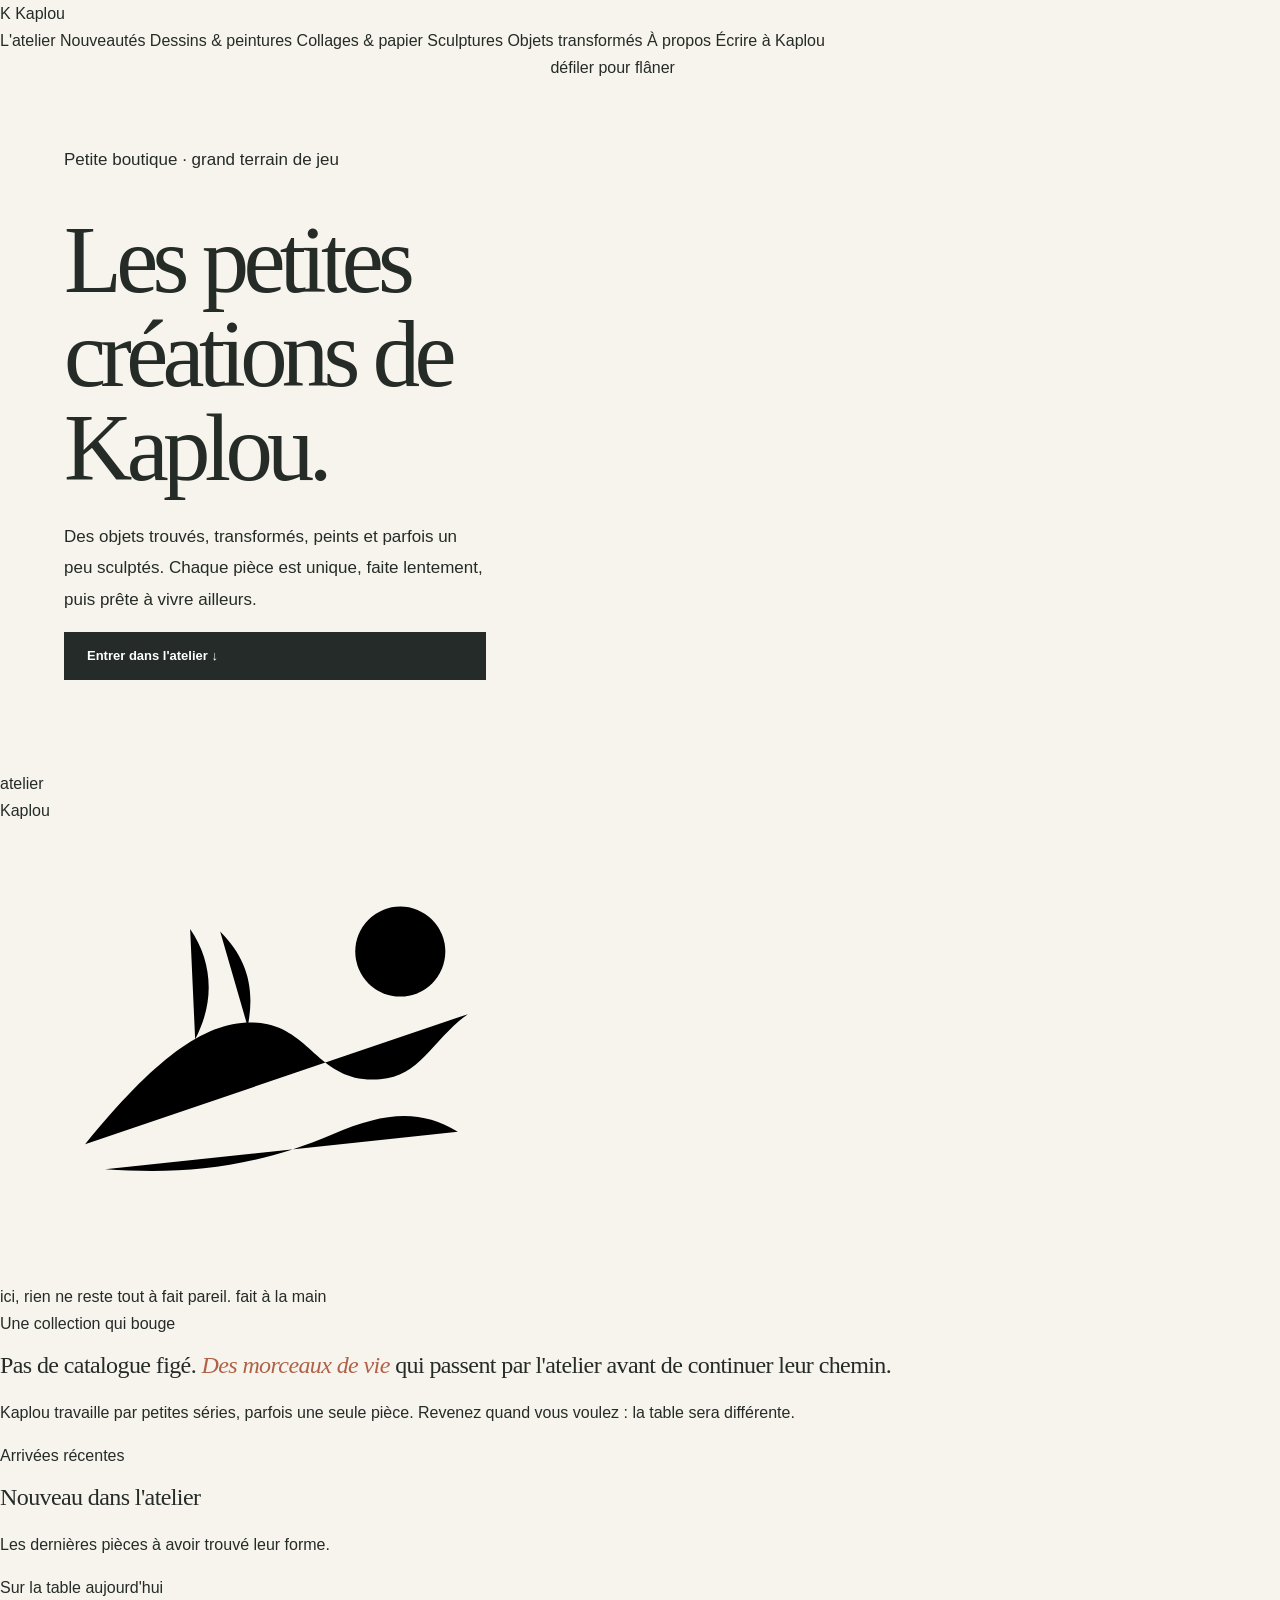
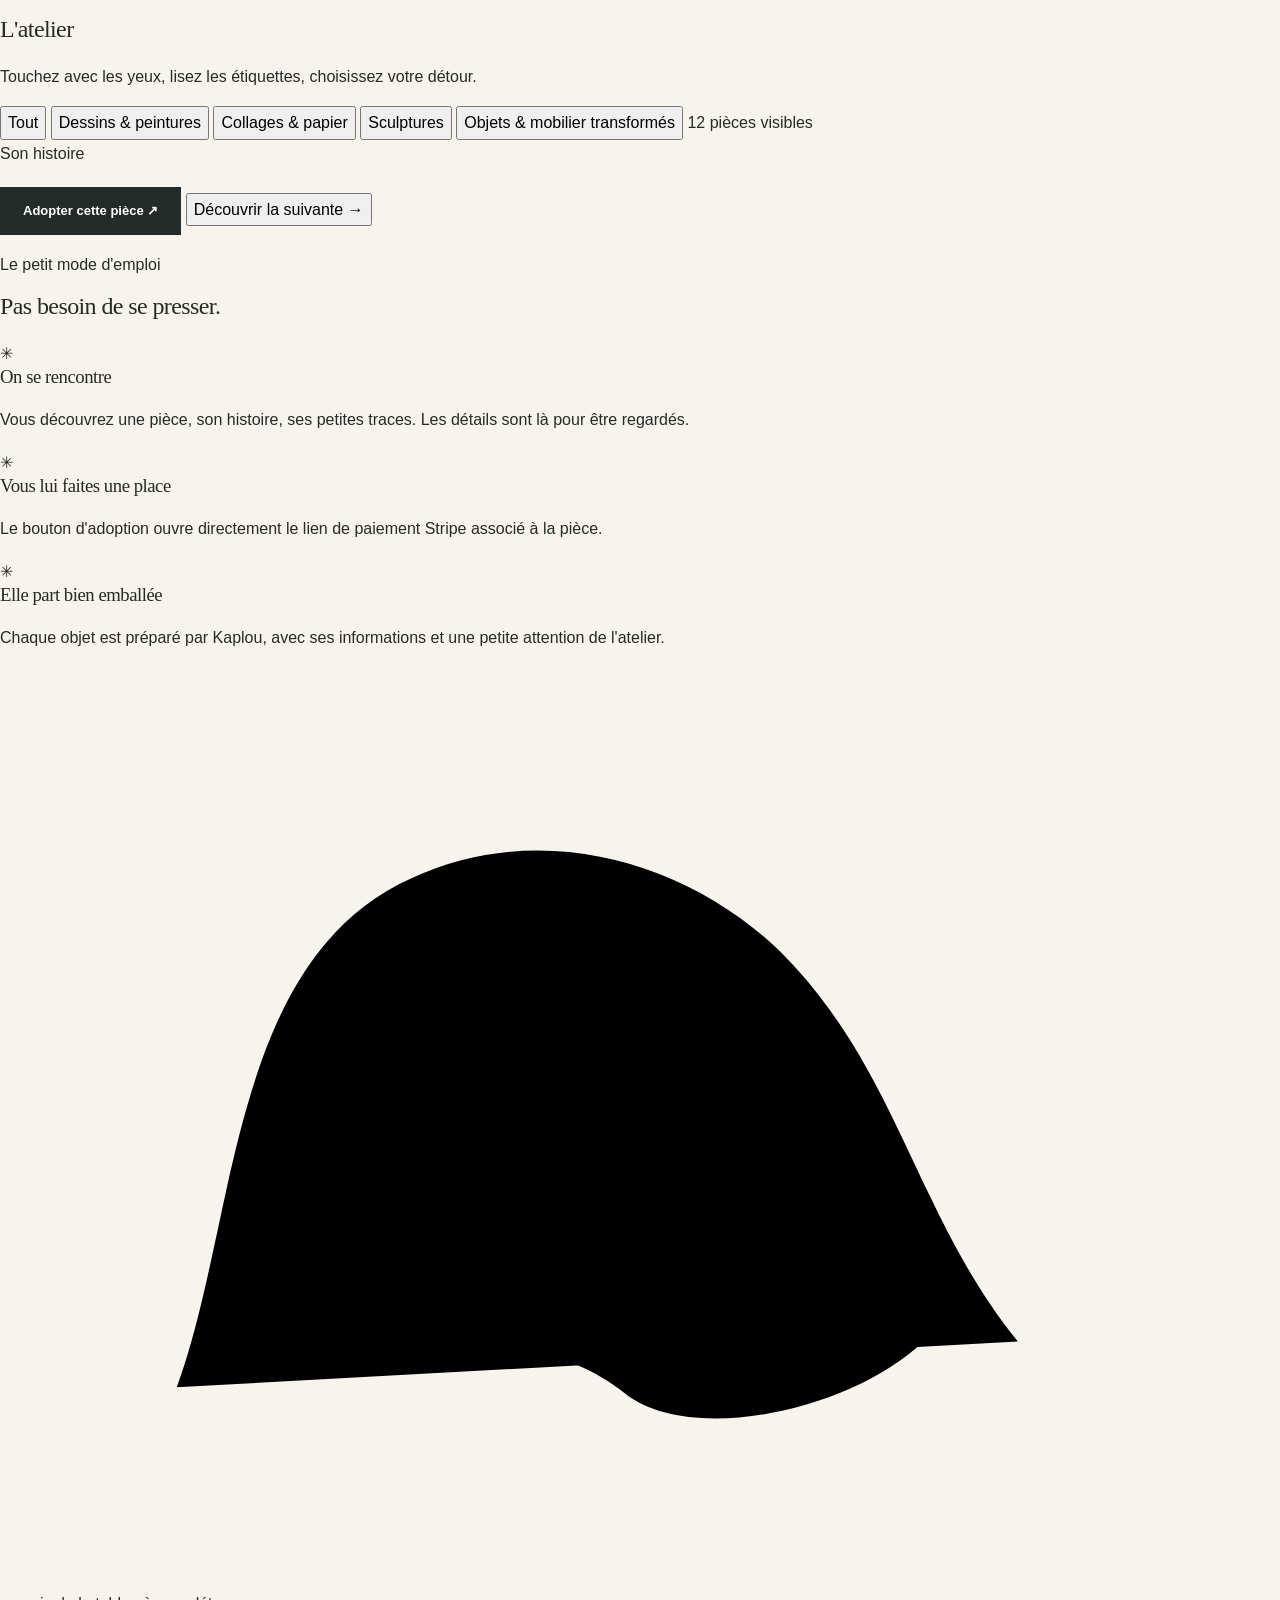
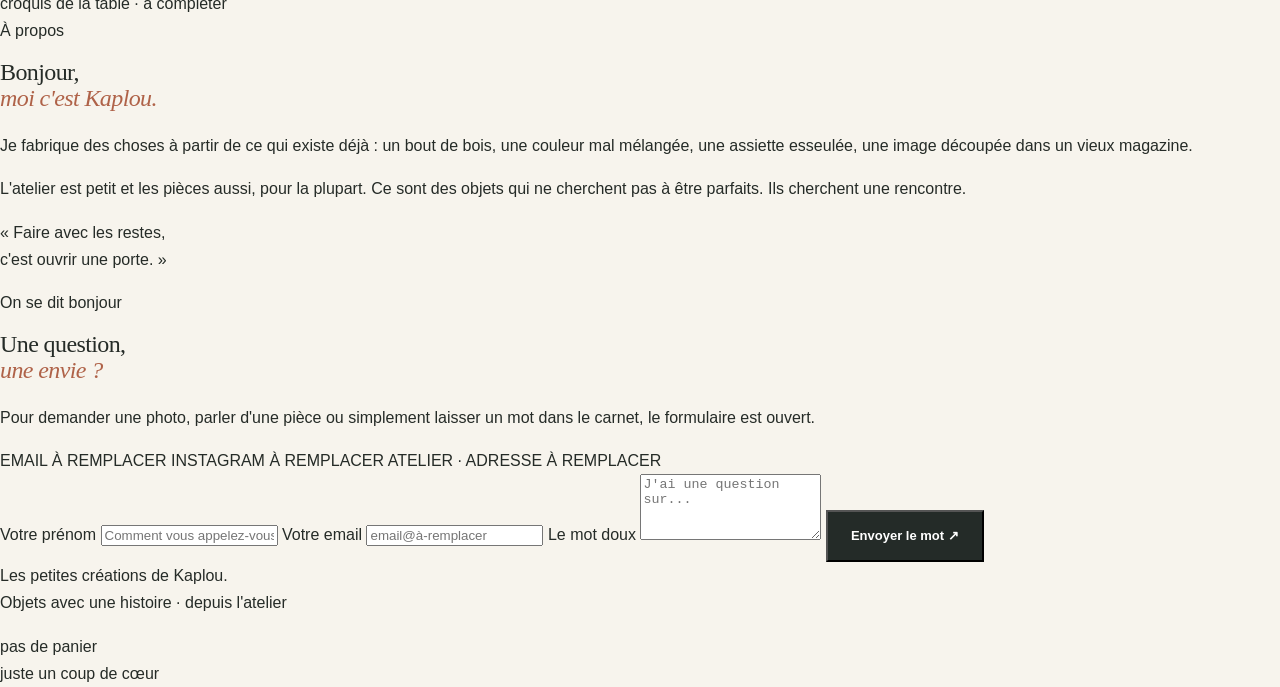
<file: index (1).html>
<!doctype html>
<html lang="fr">
  <head>
    <meta charset="utf-8" />
    <meta name="viewport" content="width=device-width, initial-scale=1" />
    <meta
      name="description"
      content="Les petites créations de Kaplou : un atelier de pièces uniques, d'objets sauvés, de peintures et d'idées qui ont trouvé une forme."
    />
    <meta property="og:title" content="Les petites créations de Kaplou" />
    <meta
      property="og:description"
      content="Entrez dans l'atelier de Kaplou et découvrez des pièces uniques avec une histoire."
    />
    <meta property="og:type" content="website" />
    <title>Les petites créations de Kaplou</title>
    <link rel="stylesheet" href="style.css" />
  </head>

  <body>
    <header class="site-header">
      <div class="header-inner">
        <a class="brand" href="#top" aria-label="Retour à l'accueil">
          <span class="brand-mark">K</span>
          <span>Kaplou</span>
        </a>

        <button
          class="menu-toggle"
          type="button"
          aria-expanded="false"
          aria-controls="main-navigation"
          aria-label="Ouvrir le menu"
        >
          <span></span>
          <span></span>
        </button>

        <nav id="main-navigation" class="main-navigation" aria-label="Navigation principale">
          <a href="#atelier">L'atelier</a>
          <a href="#nouveautes">Nouveautés</a>
          <a href="#atelier" data-filter-link="Dessins &amp; peintures">Dessins &amp; peintures</a>
          <a href="#atelier" data-filter-link="Collages &amp; papier">Collages &amp; papier</a>
          <a href="#atelier" data-filter-link="Sculptures">Sculptures</a>
          <a href="#atelier" data-filter-link="Objets &amp; mobilier transformés">Objets transformés</a>
          <a href="#a-propos">À propos</a>
          <a href="#contact">Écrire à Kaplou</a>
        </nav>
      </div>
    </header>

    <main id="top">
      <section class="hero" aria-labelledby="hero-title">
        <div class="hero-inner">
          <div class="hero-copy">
            <p class="eyebrow">Petite boutique · grand terrain de jeu</p>
            <h1 id="hero-title">
              Les petites
              <span>créations</span>
              de Kaplou<span class="dot">.</span>
            </h1>
            <p class="hero-introduction">
              Des objets trouvés, transformés, peints et parfois un peu sculptés.
              Chaque pièce est unique, faite lentement, puis prête à vivre ailleurs.
            </p>
            <a class="button button-primary" href="#atelier">
              Entrer dans l'atelier
              <span aria-hidden="true">↓</span>
            </a>
          </div>

          <div class="hero-illustration" aria-label="Illustration d'un carnet et de petits objets de l'atelier" role="img">
            <div class="paper-shadow"></div>
            <div class="notebook">
              <div class="notebook-page">
                <span class="page-line line-one"></span>
                <span class="page-line line-two"></span>
                <span class="page-line line-three"></span>
                <span class="page-stamp">atelier<br />Kaplou</span>
                <svg viewBox="0 0 220 180" aria-hidden="true">
                  <path class="sketch" d="M34 128c31-38 52-52 73-48 18 4 22 24 45 22 16-1 21-16 35-26" />
                  <path class="sketch" d="M42 138c31 2 58 0 91-14 21-9 35-10 50-1" />
                  <path class="sketch-light" d="M76 42c9 13 10 29 2 44M88 43c11 11 14 23 11 38" />
                  <circle class="sketch-sun" cx="160" cy="51" r="18" />
                </svg>
              </div>
            </div>
            <span class="hero-object hero-bird" aria-hidden="true"></span>
            <span class="hero-object hero-sun" aria-hidden="true"></span>
            <span class="hero-object hero-comb" aria-hidden="true"></span>
            <span class="hand-note">ici, rien ne reste tout à fait pareil.</span>
            <span class="hand-label">fait à la main</span>
          </div>
        </div>
        <p class="scroll-note">défiler pour flâner</p>
      </section>

      <section class="intro-section" aria-labelledby="intro-title">
        <p class="eyebrow">Une collection qui bouge</p>
        <div>
          <h2 id="intro-title">
            Pas de catalogue figé.
            <em>Des morceaux de vie</em>
            qui passent par l'atelier avant de continuer leur chemin.
          </h2>
          <p class="paper-note">
            Kaplou travaille par petites séries, parfois une seule pièce.
            Revenez quand vous voulez : la table sera différente.
          </p>
        </div>
      </section>

      <section id="nouveautes" class="new-section" aria-labelledby="new-title">
        <div class="section-heading">
          <div>
            <p class="eyebrow">Arrivées récentes</p>
            <h2 id="new-title">Nouveau dans l'atelier</h2>
          </div>
          <p>Les dernières pièces à avoir trouvé leur forme.</p>
        </div>
        <div id="new-grid" class="new-grid"></div>
      </section>

      <section id="atelier" class="atelier-section" aria-labelledby="atelier-title">
        <div class="section-heading atelier-heading">
          <div>
            <p class="eyebrow">Sur la table aujourd'hui</p>
            <h2 id="atelier-title">L'atelier</h2>
          </div>
          <p>Touchez avec les yeux, lisez les étiquettes, choisissez votre détour.</p>
        </div>

        <div class="filters" role="tablist" aria-label="Filtrer les créations par catégorie">
          <button class="filter-button is-active" type="button" role="tab" aria-selected="true" data-filter="Tout">Tout</button>
          <button class="filter-button" type="button" role="tab" aria-selected="false" data-filter="Dessins &amp; peintures">Dessins &amp; peintures</button>
          <button class="filter-button" type="button" role="tab" aria-selected="false" data-filter="Collages &amp; papier">Collages &amp; papier</button>
          <button class="filter-button" type="button" role="tab" aria-selected="false" data-filter="Sculptures">Sculptures</button>
          <button class="filter-button" type="button" role="tab" aria-selected="false" data-filter="Objets &amp; mobilier transformés">Objets &amp; mobilier transformés</button>
          <span id="filter-count" class="filter-count">12 pièces visibles</span>
        </div>

        <div id="product-grid" class="product-grid" aria-live="polite"></div>
      </section>

      <section id="story" class="story-section" aria-labelledby="story-title">
        <div id="story-image" class="story-image"></div>
        <div class="story-copy">
          <p class="eyebrow">Son histoire</p>
          <h2 id="story-title"></h2>
          <p id="story-subtitle" class="story-subtitle"></p>
          <p id="story-text" class="story-text"></p>
          <p id="story-note" class="story-note"></p>
          <div class="story-actions">
            <a id="story-adopt" class="button button-primary" href="#" target="_blank" rel="noreferrer">
              Adopter cette pièce <span aria-hidden="true">↗</span>
            </a>
            <button id="story-next" class="text-button" type="button">
              Découvrir la suivante <span aria-hidden="true">→</span>
            </button>
          </div>
          <p id="stripe-note" class="stripe-note"></p>
          <dl id="story-details" class="story-details"></dl>
        </div>
      </section>

      <section class="how-section" aria-labelledby="how-title">
        <div>
          <p class="eyebrow">Le petit mode d'emploi</p>
          <h2 id="how-title">Pas besoin de se presser.</h2>
        </div>
        <div class="how-list">
          <article>
            <span class="how-mark" aria-hidden="true">✳</span>
            <div>
              <h3>On se rencontre</h3>
              <p>Vous découvrez une pièce, son histoire, ses petites traces. Les détails sont là pour être regardés.</p>
            </div>
          </article>
          <article>
            <span class="how-mark" aria-hidden="true">✳</span>
            <div>
              <h3>Vous lui faites une place</h3>
              <p>Le bouton d'adoption ouvre directement le lien de paiement Stripe associé à la pièce.</p>
            </div>
          </article>
          <article>
            <span class="how-mark" aria-hidden="true">✳</span>
            <div>
              <h3>Elle part bien emballée</h3>
              <p>Chaque objet est préparé par Kaplou, avec ses informations et une petite attention de l'atelier.</p>
            </div>
          </article>
        </div>
      </section>

      <section id="a-propos" class="about-section" aria-labelledby="about-title">
        <div class="about-drawing" aria-label="Croquis décoratif de l'atelier" role="img">
          <svg viewBox="0 0 420 300" aria-hidden="true">
            <path d="M58 236C78 182 75 96 135 69c43-20 91-5 121 24 39 39 44 86 78 128" />
            <path d="M96 232c46-19 88-11 109 6 21 17 74 6 98-17" />
            <path d="M117 101c14 18 33 22 49 9M219 103c14 16 30 16 43 0" />
            <circle cx="160" cy="157" r="4" />
            <circle cx="235" cy="157" r="4" />
          </svg>
          <span>croquis de la table · à compléter</span>
        </div>
        <div class="about-copy">
          <p class="eyebrow">À propos</p>
          <h2 id="about-title">Bonjour,<br /><em>moi c'est Kaplou.</em></h2>
          <div class="about-text">
            <p>Je fabrique des choses à partir de ce qui existe déjà : un bout de bois, une couleur mal mélangée, une assiette esseulée, une image découpée dans un vieux magazine.</p>
            <p>L'atelier est petit et les pièces aussi, pour la plupart. Ce sont des objets qui ne cherchent pas à être parfaits. Ils cherchent une rencontre.</p>
          </div>
          <p class="about-quote">« Faire avec les restes,<br />c'est ouvrir une porte. »</p>
        </div>
      </section>

      <section id="contact" class="contact-section" aria-labelledby="contact-title">
        <div class="contact-introduction">
          <p class="eyebrow">On se dit bonjour</p>
          <h2 id="contact-title">Une question,<br /><em>une envie ?</em></h2>
          <p>Pour demander une photo, parler d'une pièce ou simplement laisser un mot dans le carnet, le formulaire est ouvert.</p>
          <div class="contact-placeholders">
            <span>EMAIL À REMPLACER</span>
            <span>INSTAGRAM À REMPLACER</span>
            <span>ATELIER · ADRESSE À REMPLACER</span>
          </div>
        </div>
        <form id="contact-form" class="contact-form">
          <label for="contact-name">Votre prénom</label>
          <input id="contact-name" name="name" type="text" required placeholder="Comment vous appelez-vous ?" />
          <label for="contact-email">Votre email</label>
          <input id="contact-email" name="email" type="email" required placeholder="email@à-remplacer" />
          <label for="contact-message">Le mot doux</label>
          <textarea id="contact-message" name="message" rows="4" required placeholder="J'ai une question sur..."></textarea>
          <button class="button button-light" type="submit">Envoyer le mot <span aria-hidden="true">↗</span></button>
          <p id="form-status" class="form-status" role="status" hidden>
            Merci. Dans la version en ligne, ce formulaire sera relié à l'email de l'atelier.
          </p>
        </form>
      </section>
    </main>

    <footer class="site-footer">
      <a href="#top" class="footer-brand">Les petites créations de Kaplou<span>.</span></a>
      <p>Objets avec une histoire · depuis l'atelier</p>
      <span class="footer-stamp">pas de panier<br />juste un coup de cœur</span>
    </footer>

    <script src="script.js"></script>
  </body>
</html>
</file>
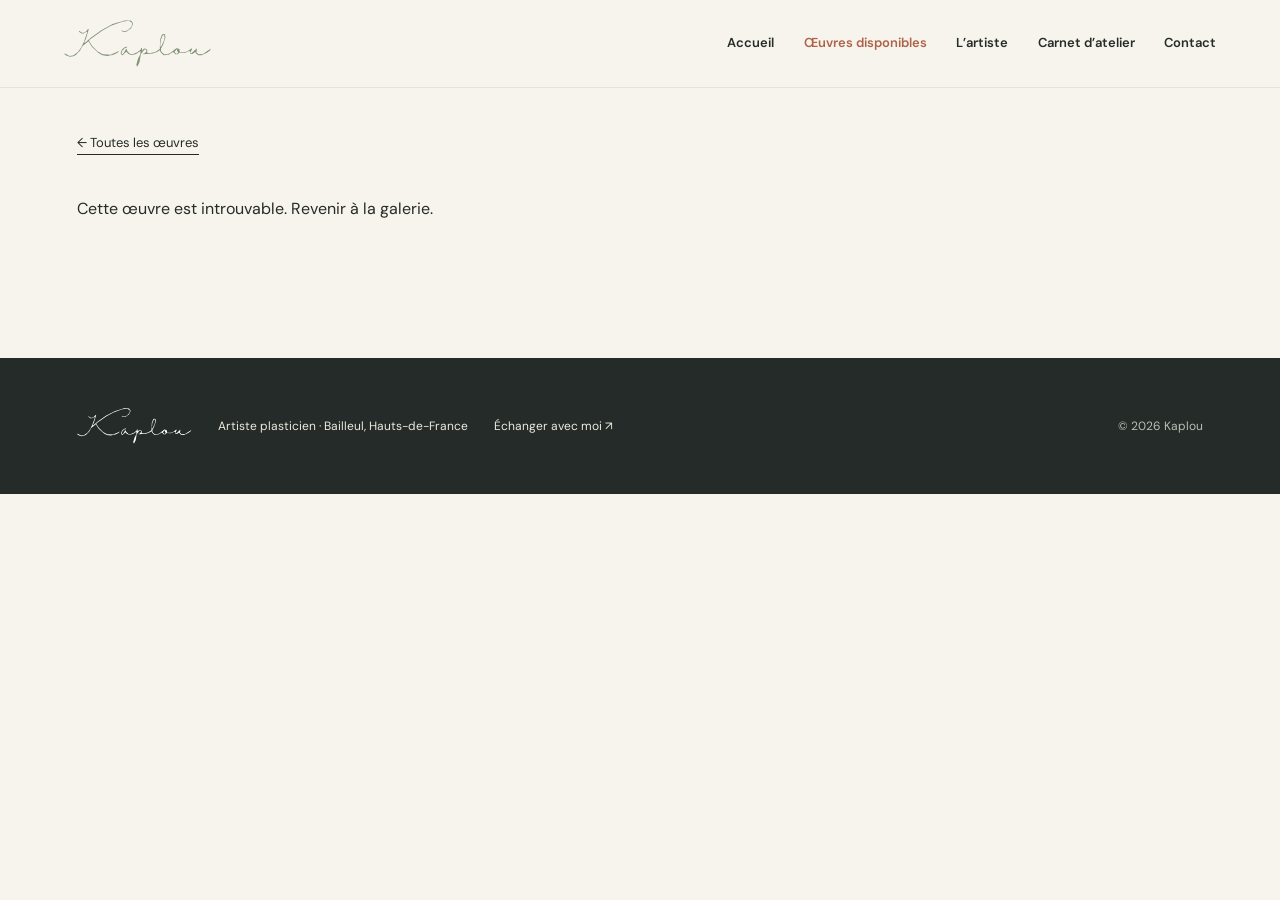
<file: oeuvre.html>
<!doctype html><html lang="fr"><head><meta charset="utf-8"><meta name="viewport" content="width=device-width,initial-scale=1"><meta name="theme-color" content="#f7f4ed"><meta name="description" content="Peintures, sculptures et recherches artistiques de Kaplou, artiste plasticien à Bailleul."><title>Œuvre à découvrir | Kaplou</title><link rel="preconnect" href="https://fonts.googleapis.com"><link rel="preconnect" href="https://fonts.gstatic.com" crossorigin><link href="https://fonts.googleapis.com/css2?family=DM+Sans:wght@400;500;600;700&family=DM+Serif+Display:ital@0;1&display=swap" rel="stylesheet"><link rel="stylesheet" href="style.css?v=20261014d"></head><body><header class="header"><a class="brand" href="index.html" aria-label="Kaplou, accueil"><img src="images/kaplou-signature.svg" alt="Kaplou"></a><button class="menu-toggle" aria-label="Ouvrir le menu" aria-controls="menu" aria-expanded="false"><span></span><span></span></button><nav class="nav" id="menu" aria-label="Navigation principale"><a  href="index.html">Accueil</a><a aria-current="page" href="oeuvres.html">Œuvres disponibles</a><a  href="artiste.html">L’artiste</a><a  href="carnet.html">Carnet d’atelier</a><a  href="index.html#contact">Contact</a></nav></header><main id="main"><div class="detail-shell"><a class="back-link" href="oeuvres.html">← Toutes les œuvres</a><div id="work-detail" class="detail-grid" aria-live="polite"></div></div></main><footer class="footer"><a href="index.html" aria-label="Retour à l’accueil"><img src="images/kaplou-signature.svg" alt="Kaplou"></a><p>Artiste plasticien · Bailleul, Hauts-de-France</p><a href="index.html#contact">Échanger avec moi ↗</a><small>© <span data-year></span> Kaplou</small></footer><script src="script.js?v=20261014d" defer></script></body></html>
</file>
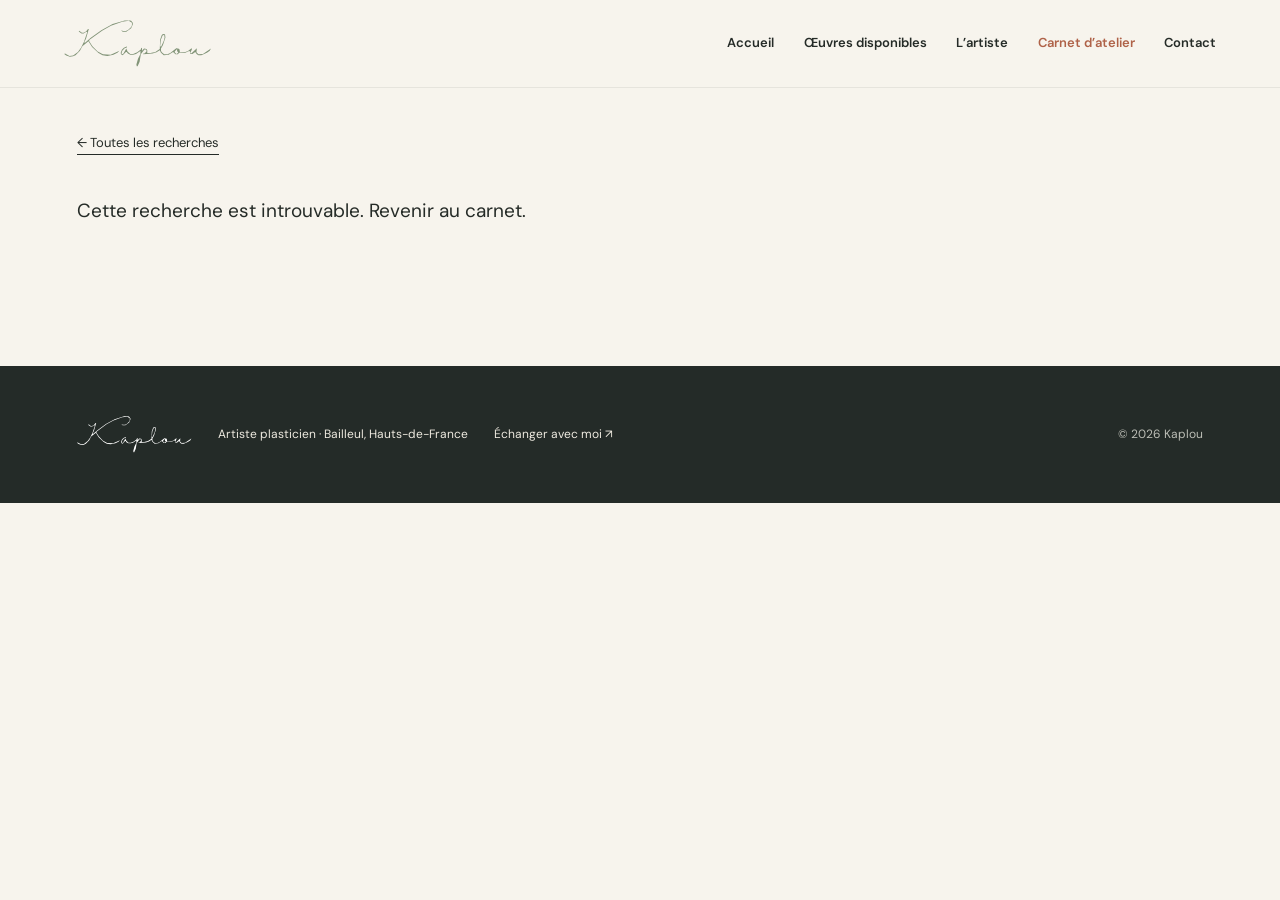
<file: recherche.html>
<!doctype html><html lang="fr"><head><meta charset="utf-8"><meta name="viewport" content="width=device-width,initial-scale=1"><meta name="theme-color" content="#f7f4ed"><meta name="description" content="Peintures, sculptures et recherches artistiques de Kaplou, artiste plasticien à Bailleul."><title>Une recherche | Kaplou</title><link rel="preconnect" href="https://fonts.googleapis.com"><link rel="preconnect" href="https://fonts.gstatic.com" crossorigin><link href="https://fonts.googleapis.com/css2?family=DM+Sans:wght@400;500;600;700&family=DM+Serif+Display:ital@0;1&display=swap" rel="stylesheet"><link rel="stylesheet" href="style.css?v=20261014d"></head><body><header class="header"><a class="brand" href="index.html" aria-label="Kaplou, accueil"><img src="images/kaplou-signature.svg" alt="Kaplou"></a><button class="menu-toggle" aria-label="Ouvrir le menu" aria-controls="menu" aria-expanded="false"><span></span><span></span></button><nav class="nav" id="menu" aria-label="Navigation principale"><a  href="index.html">Accueil</a><a  href="oeuvres.html">Œuvres disponibles</a><a  href="artiste.html">L’artiste</a><a aria-current="page" href="carnet.html">Carnet d’atelier</a><a  href="index.html#contact">Contact</a></nav></header><main id="main"><div class="detail-shell"><a class="back-link" href="carnet.html">← Toutes les recherches</a><article id="research-detail" class="research-detail" aria-live="polite"></article></div></main><footer class="footer"><a href="index.html" aria-label="Retour à l’accueil"><img src="images/kaplou-signature.svg" alt="Kaplou"></a><p>Artiste plasticien · Bailleul, Hauts-de-France</p><a href="index.html#contact">Échanger avec moi ↗</a><small>© <span data-year></span> Kaplou</small></footer><script src="script.js?v=20261014d" defer></script></body></html>
</file>
<file: style.css>
:root{--paper:#f7f4ed;--paper2:#eee8dc;--ink:#252b27;--muted:#646d63;--sage:#849681;--brick:#af6248;--line:#ddd6c9;--dark:#242b28;--serif:'DM Serif Display',Georgia,serif;--sans:'DM Sans',Arial,sans-serif}*{box-sizing:border-box}html{scroll-behavior:smooth;scroll-padding-top:88px}body{margin:0;background:var(--paper);color:var(--ink);font:16px/1.7 var(--sans);-webkit-font-smoothing:antialiased}img{display:block;max-width:100%}a{color:inherit;text-decoration:none}button{font:inherit}button,a{-webkit-tap-highlight-color:transparent}a:focus-visible,button:focus-visible{outline:3px solid var(--brick);outline-offset:5px}h1,h2,h3,p{margin-top:0}h1,h2,h3{font-family:var(--serif);font-weight:400;line-height:1.08;letter-spacing:-.025em}h1 em,h2 em{font-weight:400;color:var(--brick)}.overline{font-size:11px;font-weight:700;letter-spacing:.18em;text-transform:uppercase;color:var(--brick)}.header{height:88px;display:flex;align-items:center;justify-content:space-between;gap:24px;padding:0 clamp(22px,5vw,88px);position:sticky;top:0;z-index:30;background:rgba(247,244,237,.96);backdrop-filter:blur(12px);border-bottom:1px solid rgba(37,43,39,.08)}.brand{display:block;flex:none}.brand img{width:148px;max-height:68px;object-fit:contain}.nav{display:flex;align-items:center;gap:clamp(16px,2.3vw,38px)}.nav a{font-size:13px;font-weight:600;position:relative}.nav a[aria-current]{color:var(--brick)}.nav a:hover{color:var(--brick)}.menu-toggle{display:none}.hero{min-height:min(730px,calc(100svh - 88px));display:grid;grid-template-columns:43% 57%;overflow:hidden}.hero-copy{padding:clamp(45px,7vw,112px) clamp(25px,5vw,85px);display:flex;flex-direction:column;justify-content:center;position:relative}.hero-copy h1{font-size:clamp(70px,7.4vw,126px);margin:22px 0 25px;line-height:.99;letter-spacing:-.06em}.hero-copy>p{max-width:440px;font-size:17px;line-height:1.85}.hero-mark{font-family:var(--serif);font-style:italic;font-size:100px;position:absolute;right:30px;bottom:-40px;color:#e5dfd3;z-index:-1}.round-link{margin-top:32px;display:flex;align-items:center;gap:18px;align-self:flex-start;font-size:13px;font-weight:700}.round-link span:last-child{display:grid;place-items:center;width:48px;height:48px;border:1px solid var(--ink);border-radius:50%;font-size:20px;transition:background .2s}.round-link:hover span:last-child{background:var(--ink);color:var(--paper)}.hero-art{position:relative;background:#e9e6de;display:flex;align-items:center;justify-content:center;overflow:hidden}.hero-art:before{content:'';position:absolute;width:60%;aspect-ratio:1;border-radius:50%;background:#cfd8cf;filter:blur(80px);opacity:.55}.hero-art img{position:relative;width:100%;height:100%;max-height:730px;object-fit:contain;padding:clamp(20px,4vw,65px);filter:drop-shadow(0 20px 22px rgba(0,0,0,.09))}.image-label{position:absolute;bottom:20px;right:25px;background:rgba(247,244,237,.86);padding:6px 13px;font-size:11px}.section{padding:clamp(70px,8vw,126px) clamp(24px,6vw,108px)}.section-head{display:flex;align-items:end;justify-content:space-between;gap:45px;margin-bottom:42px}.section-head h2{font-size:clamp(51px,6vw,92px);margin:12px 0 0}.section-head>div:last-child{max-width:350px}.section-head p{font-size:15px;color:var(--muted);margin-bottom:15px}.text-link{display:inline-block;font-size:13px;font-weight:700;border-bottom:1px solid currentColor;padding-bottom:4px}.text-link:hover{color:var(--brick)}.works-grid{display:grid;grid-template-columns:repeat(3,minmax(0,1fr));gap:clamp(16px,2.5vw,36px)}.work-card,.story-card{min-width:0}.work-art{height:clamp(260px,31vw,450px);display:grid;place-items:center;background:#eae5db;overflow:hidden}.work-art img{width:100%;height:100%;object-fit:contain;padding:18px;transition:transform .45s}.work-card:hover .work-art img,.story-card:hover .story-art img{transform:scale(1.04)}.card-meta{display:flex;justify-content:space-between;gap:8px;margin:15px 0 6px;font-size:11px;color:var(--muted)}.work-card h3{font-size:clamp(24px,2.4vw,34px);margin:0}.disclaimer{font-size:12px;color:var(--muted);margin:25px 0 0}.artist-preview{display:grid;grid-template-columns:1fr 1fr;background:var(--dark);color:#f5f0e7;min-height:530px}.artist-image{min-height:530px;overflow:hidden}.artist-image img{width:100%;height:100%;object-fit:cover}.artist-copy{padding:clamp(55px,7vw,105px) clamp(30px,7vw,112px);display:flex;flex-direction:column;align-items:flex-start;justify-content:center}.artist-copy .overline{color:#dfab91}.artist-copy h2{font-size:clamp(64px,7vw,104px);margin:16px 0 30px}.artist-copy p{font-size:16px;max-width:500px;color:#e4e2d9}.artist-copy .text-link{margin-top:23px}.text-link.light{color:#f5f0e7}.journal-preview{background:#f2eee5}.stories-grid{display:grid;grid-template-columns:repeat(3,minmax(0,1fr));gap:clamp(16px,2.5vw,34px)}.stories-grid.four{grid-template-columns:repeat(2,minmax(0,1fr));row-gap:70px}.story-art{height:clamp(200px,23vw,320px);background:#e5e1d7;overflow:hidden}.story-art img{height:100%;width:100%;object-fit:contain;padding:15px;transition:transform .45s}.story-card>.overline{display:block;margin-top:18px}.story-card h3{font-size:clamp(27px,3vw,42px);margin:10px 0}.story-card p{color:var(--muted);font-size:14px;max-width:330px;margin-bottom:12px}.contact-block{background:#dce4d9;text-align:center;padding:clamp(80px,9vw,140px) 24px}.contact-block h2{font-size:clamp(48px,6vw,90px);margin:15px 0 24px}.contact-block p{max-width:430px;margin:0 auto 28px}.button{display:inline-block;padding:13px 23px;background:var(--dark);color:white;font-size:13px;font-weight:700}.button:hover{background:var(--brick)}.footer{padding:50px clamp(24px,6vw,108px);display:flex;align-items:center;gap:26px;flex-wrap:wrap;background:var(--dark);color:#eeeae0}.footer img{width:115px;filter:brightness(0) invert(1)}.footer p,.footer a:not(:first-child),.footer small{font-size:12px;margin:0}.footer small{margin-left:auto;color:#bcbeb6}.page-intro{padding:clamp(70px,9vw,140px) clamp(24px,8vw,135px) clamp(65px,7vw,100px);max-width:1250px}.page-intro h1{font-size:clamp(65px,9vw,132px);margin:17px 0 28px;line-height:1}.page-intro p{max-width:670px;font-size:clamp(17px,2vw,22px);line-height:1.8}.inner-section{padding-top:55px}.soft-banner{padding:75px clamp(24px,8vw,135px);background:#e6e2d7}.soft-banner h2{font-size:clamp(43px,5vw,75px);margin:12px 0}.soft-banner p{max-width:680px}.subnav{display:flex;gap:10px;flex-wrap:wrap;padding:0 clamp(24px,8vw,135px) 50px}.subnav a{padding:11px 17px;border:1px solid var(--line);font-size:13px}.subnav a:hover{background:var(--ink);color:white}.editorial{display:grid;grid-template-columns:1fr 1fr;min-height:540px;scroll-margin-top:90px}.editorial.reverse .editorial-photo{order:2}.editorial-photo{min-height:440px;overflow:hidden;background:var(--paper2)}.editorial-photo img{width:100%;height:100%;object-fit:cover}.editorial-text{padding:clamp(55px,7vw,110px);display:flex;flex-direction:column;justify-content:center;align-items:flex-start}.editorial-text h2{font-size:clamp(50px,5.5vw,85px);margin:18px 0 30px}.editorial-text p{max-width:490px}.editorial.reverse{background:#ede7db}.compact{scroll-margin-top:90px}.territory{display:grid;grid-template-columns:1fr 1fr;align-items:center;background:#dce4d9;scroll-margin-top:90px}.territory>div{padding:clamp(55px,7vw,110px)}.territory h2{font-size:clamp(52px,6vw,90px);margin:18px 0 28px}.territory p{max-width:480px}.territory img{width:100%;height:100%;max-height:620px;object-fit:cover}.detail-shell{max-width:1280px;margin:auto;padding:40px clamp(24px,6vw,85px) 120px}.back-link{font-size:13px;display:inline-block;margin-bottom:40px;border-bottom:1px solid var(--ink)}.detail-grid{display:grid;grid-template-columns:1.1fr .9fr;gap:clamp(30px,6vw,90px);align-items:start}.detail-photo{background:var(--paper2);height:clamp(380px,50vw,660px);display:flex;align-items:center;justify-content:center}.detail-photo img{height:100%;width:100%;object-fit:contain;padding:24px}.detail-thumbs{display:flex;gap:12px;margin-top:14px}.detail-thumbs button{width:90px;height:90px;border:1px solid var(--line);background:#ebe5d9;cursor:pointer;padding:5px}.detail-thumbs button[aria-pressed=true]{border:2px solid var(--brick)}.detail-thumbs img{width:100%;height:100%;object-fit:contain}.detail-copy{padding-top:25px}.detail-copy h1,.research-detail h1{font-size:clamp(53px,6vw,90px);margin:15px 0 28px}.detail-copy p{font-size:17px}.detail-note{margin-top:35px;border-top:1px solid var(--line);padding-top:25px;color:var(--muted);font-size:14px}.research-detail{max-width:960px}.research-detail>p{max-width:690px;font-size:19px}.research-image{width:100%;max-height:660px;object-fit:contain;background:var(--paper2);padding:25px;margin:35px 0}.research-text{max-width:650px;margin-top:50px}.research-text h2{font-size:clamp(40px,5vw,65px)}.research-text p{color:var(--muted)}@media(max-width:900px){.header{height:74px}.brand img{width:125px}.menu-toggle{display:flex;width:45px;height:45px;flex-direction:column;justify-content:center;gap:7px;border:0;background:transparent;cursor:pointer}.menu-toggle span{height:2px;width:24px;background:var(--ink);display:block}.nav{display:none;position:absolute;left:0;right:0;top:74px;background:var(--paper);padding:18px 25px 28px;box-shadow:0 16px 30px rgba(0,0,0,.1);flex-direction:column;align-items:stretch;gap:0}.nav.open{display:flex}.nav a{padding:12px 0;border-bottom:1px solid var(--line);font-size:16px}.hero{grid-template-columns:1fr;min-height:0}.hero-copy{padding:60px 30px 40px}.hero-copy h1{font-size:clamp(65px,11vw,100px)}.hero-art{min-height:460px;height:56vw;max-height:610px}.section-head{align-items:start;flex-direction:column;gap:20px}.artist-preview{grid-template-columns:1fr}.artist-image{min-height:0;height:440px}.artist-copy{padding:65px 30px}.editorial,.territory{grid-template-columns:1fr}.editorial.reverse .editorial-photo{order:0}.editorial-photo{height:400px;min-height:0}.editorial-text,.territory>div{padding:60px 30px}.territory img{height:400px}.detail-grid{grid-template-columns:1fr}.detail-photo{height:540px}}@media(max-width:600px){body{font-size:15px}.hero-copy{padding:52px 23px 35px}.hero-copy h1{font-size:clamp(60px,15vw,88px)}.hero-art{height:390px;min-height:0}.hero-art img{padding:25px}.section{padding:65px 22px}.section-head{margin-bottom:30px}.section-head h2{font-size:clamp(50px,12vw,73px)}.works-grid{grid-template-columns:repeat(2,minmax(0,1fr));gap:15px}.work-art{height:240px}.work-art img{padding:9px}.work-card h3{font-size:23px}.card-meta{font-size:10px;flex-wrap:wrap}.stories-grid,.stories-grid.four{grid-template-columns:1fr;gap:40px}.story-art{height:285px}.artist-image{height:360px}.artist-copy h2{font-size:65px}.contact-block{padding:85px 23px}.contact-block h2{font-size:52px}.page-intro{padding:65px 23px 40px}.page-intro h1{font-size:clamp(56px,13vw,78px)}.subnav{padding:0 22px 30px}.editorial-photo{height:330px}.editorial-text{padding:55px 23px}.detail-shell{padding:30px 22px 80px}.detail-photo{height:390px}.detail-thumbs button{width:75px;height:75px}.footer{padding:40px 23px;gap:20px}.footer small{margin-left:0;width:100%}}@media(prefers-reduced-motion:reduce){html{scroll-behavior:auto}*,*:before,*:after{transition:none!important}}
/* Œuvres disponibles : invitation douce à l'adoption */
.artist-word{scroll-margin-top:110px;margin-top:32px;padding:30px 0;border-top:1px solid var(--line)}.artist-word h2{font-size:clamp(32px,4vw,52px);margin:12px 0 20px}.artist-word p{font-size:16px}.adoption-pending{margin-top:20px;padding:20px 22px;background:var(--paper2);font-size:13px!important;color:var(--muted)}.detail-story-trigger{margin-top:15px;margin-bottom:8px}.detail-note .button{color:white}

/* Parcours d'adoption : deux choix, récit en superposition */
.purchase-actions,.dialog-actions{display:flex;gap:13px;flex-wrap:wrap;align-items:center;margin-top:35px}.button-outline{background:transparent;color:var(--ink);border:1px solid var(--ink);cursor:pointer}.button-outline:hover{background:var(--paper2);color:var(--ink)}.adoption-button:disabled{opacity:.42;cursor:not-allowed;background:var(--dark)}.availability-note{font-size:12px!important;color:var(--muted);margin-top:15px}.artist-dialog{border:0;padding:0;width:min(1000px,calc(100% - 32px));max-height:min(88vh,850px);background:var(--paper);color:var(--ink);box-shadow:0 30px 90px #0004}.artist-dialog::backdrop{background:rgba(23,30,27,.72);backdrop-filter:blur(5px)}.dialog-layout{display:grid;grid-template-columns:43% 57%;min-height:480px}.dialog-image{background:var(--paper2);display:grid;place-items:center;padding:30px}.dialog-image img{max-height:70vh;object-fit:contain}.dialog-copy{padding:clamp(38px,5vw,75px);position:relative;overflow:auto}.dialog-copy h2{font-size:clamp(43px,5vw,70px);margin:18px 0 25px}.dialog-copy p{font-size:16px}.artist-note-placeholder{color:var(--muted);font-style:italic}.dialog-close{position:absolute;right:20px;top:15px;border:0;background:none;font-size:35px;cursor:pointer;line-height:1}.dialog-actions .text-link{border:0;background:none;cursor:pointer;padding:8px 0}.dialog-actions{margin-top:40px}@media(max-width:700px){.dialog-layout{grid-template-columns:1fr}.dialog-image{height:230px;padding:15px}.dialog-image img{max-height:210px}.dialog-copy{padding:35px 25px}.artist-dialog{max-height:90vh}.dialog-copy h2{font-size:45px}}

/* Présentation de démonstration fluide */
.checkout-dialog{border:0;padding:0;width:min(470px,calc(100% - 32px));background:var(--paper);color:var(--ink);box-shadow:0 30px 90px #0004}.checkout-dialog::backdrop{background:rgba(23,30,27,.72);backdrop-filter:blur(5px)}.checkout-content{padding:clamp(35px,5vw,65px);position:relative}.checkout-content h2{font-size:clamp(40px,5vw,58px);margin:15px 0 25px}.checkout-demo{font-size:13px;color:var(--muted);border-top:1px solid var(--line);padding-top:15px}.adoption-button{cursor:pointer}.artist-dialog .adoption-button{flex:none}

.portfolio-external{display:flex;align-items:center;justify-content:space-between;gap:32px;padding:clamp(28px,5vw,65px);background:var(--paper2);border:1px solid var(--line)}.portfolio-external p{max-width:580px;font-size:clamp(17px,2vw,21px);line-height:1.65;margin-bottom:26px}.portfolio-external-mark{font-family:var(--serif);font-size:clamp(90px,15vw,190px);line-height:1;color:var(--sage);opacity:.65}@media(max-width:600px){.portfolio-external-mark{display:none}}

/* Accueil épuré : respiration et accès directs */
.works-preview,.journal-preview{padding-top:clamp(70px,7vw,112px);padding-bottom:clamp(70px,7vw,112px)}
.works-preview .section-head,.journal-preview .section-head{margin-bottom:0}
.works-preview{background:var(--paper2)}
.journal-preview{background:var(--paper)}
@media(max-width:760px){.works-preview .section-head,.journal-preview .section-head{gap:20px}.works-preview .section-head>div:last-child,.journal-preview .section-head>div:last-child{max-width:none}}
</file>
